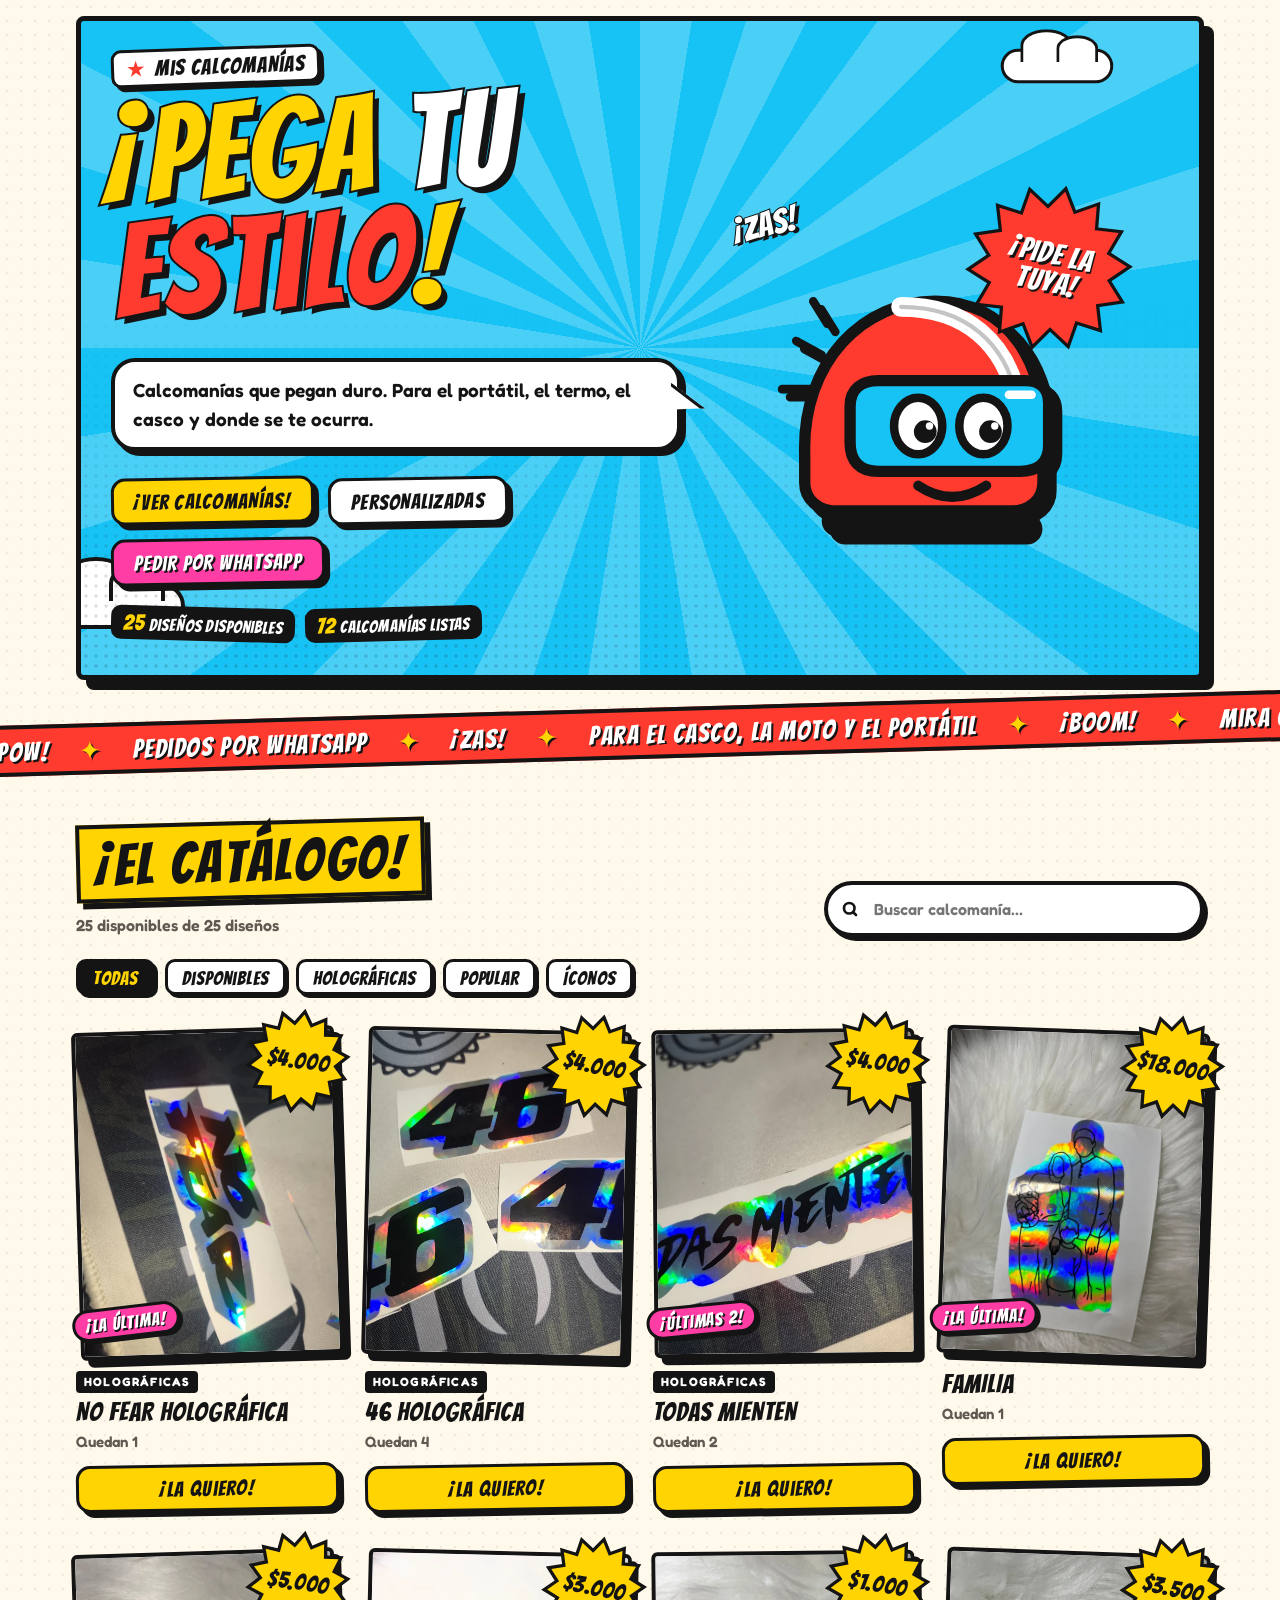
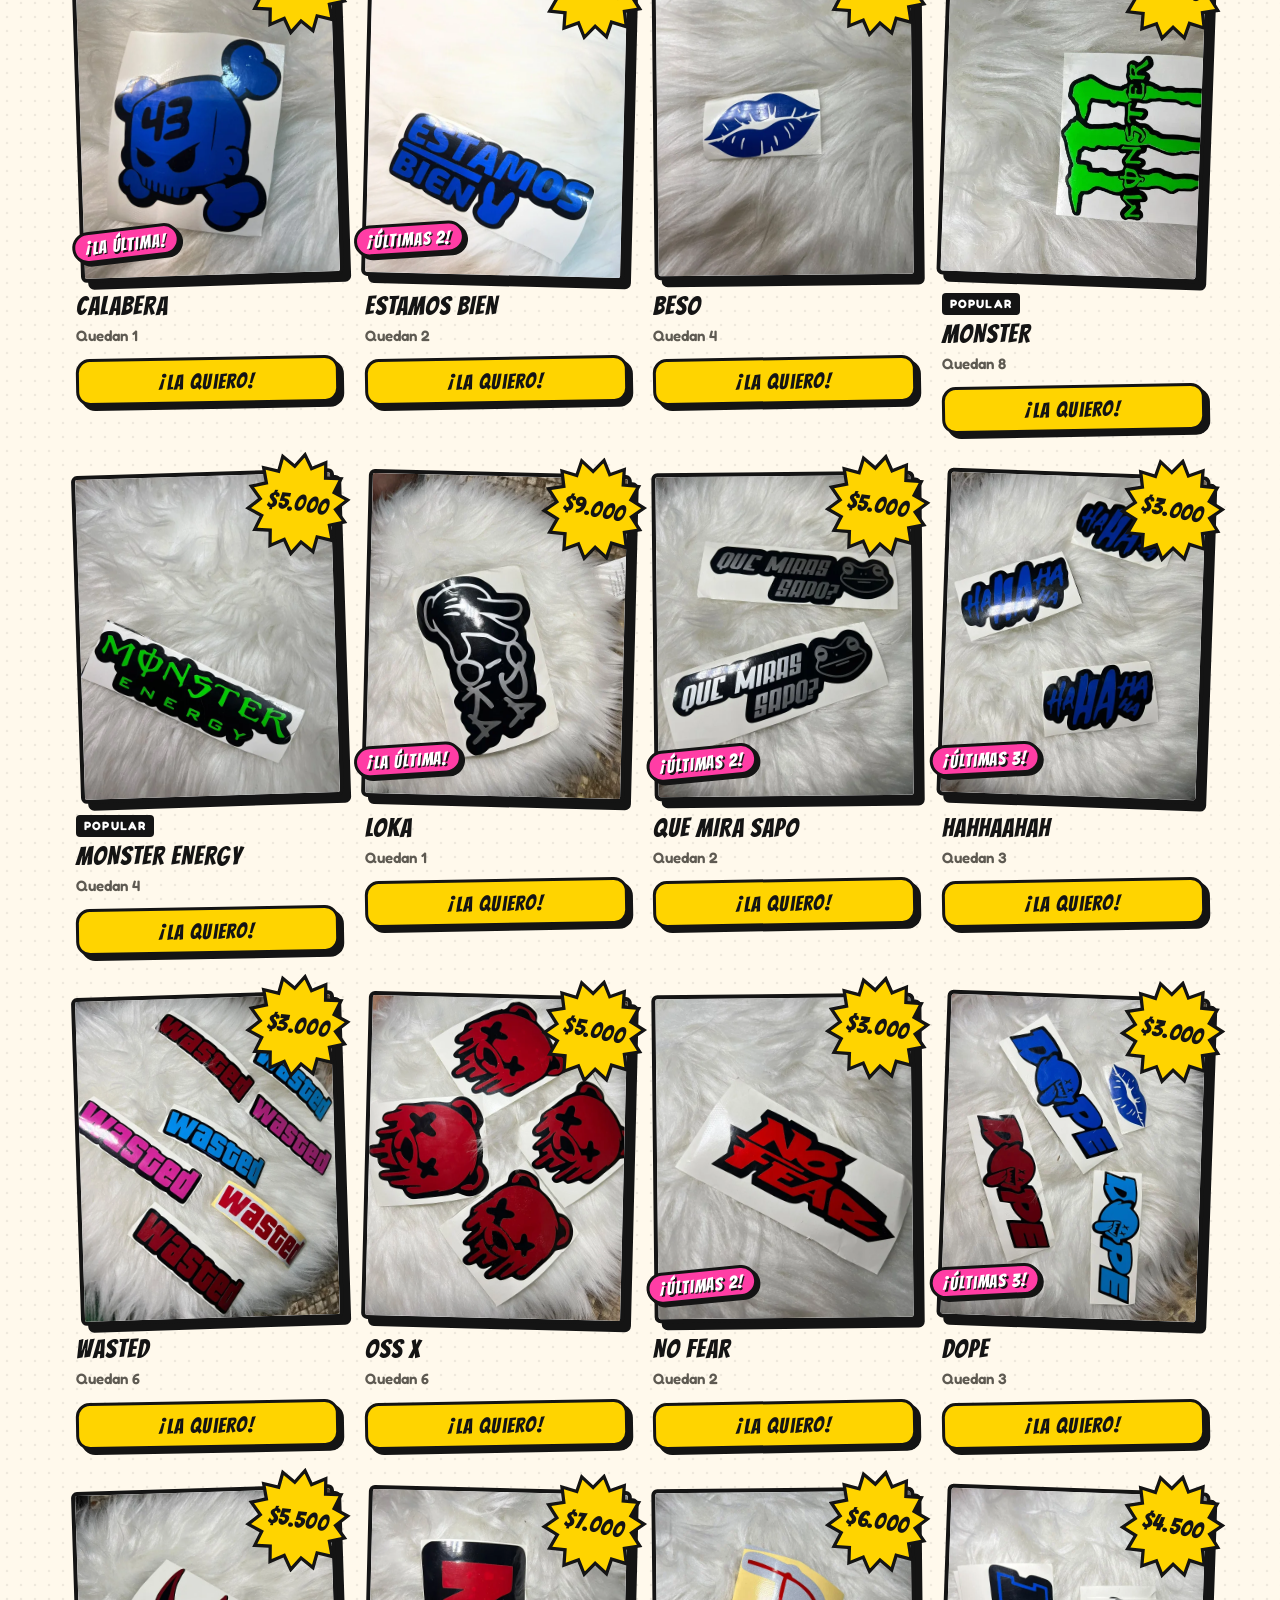
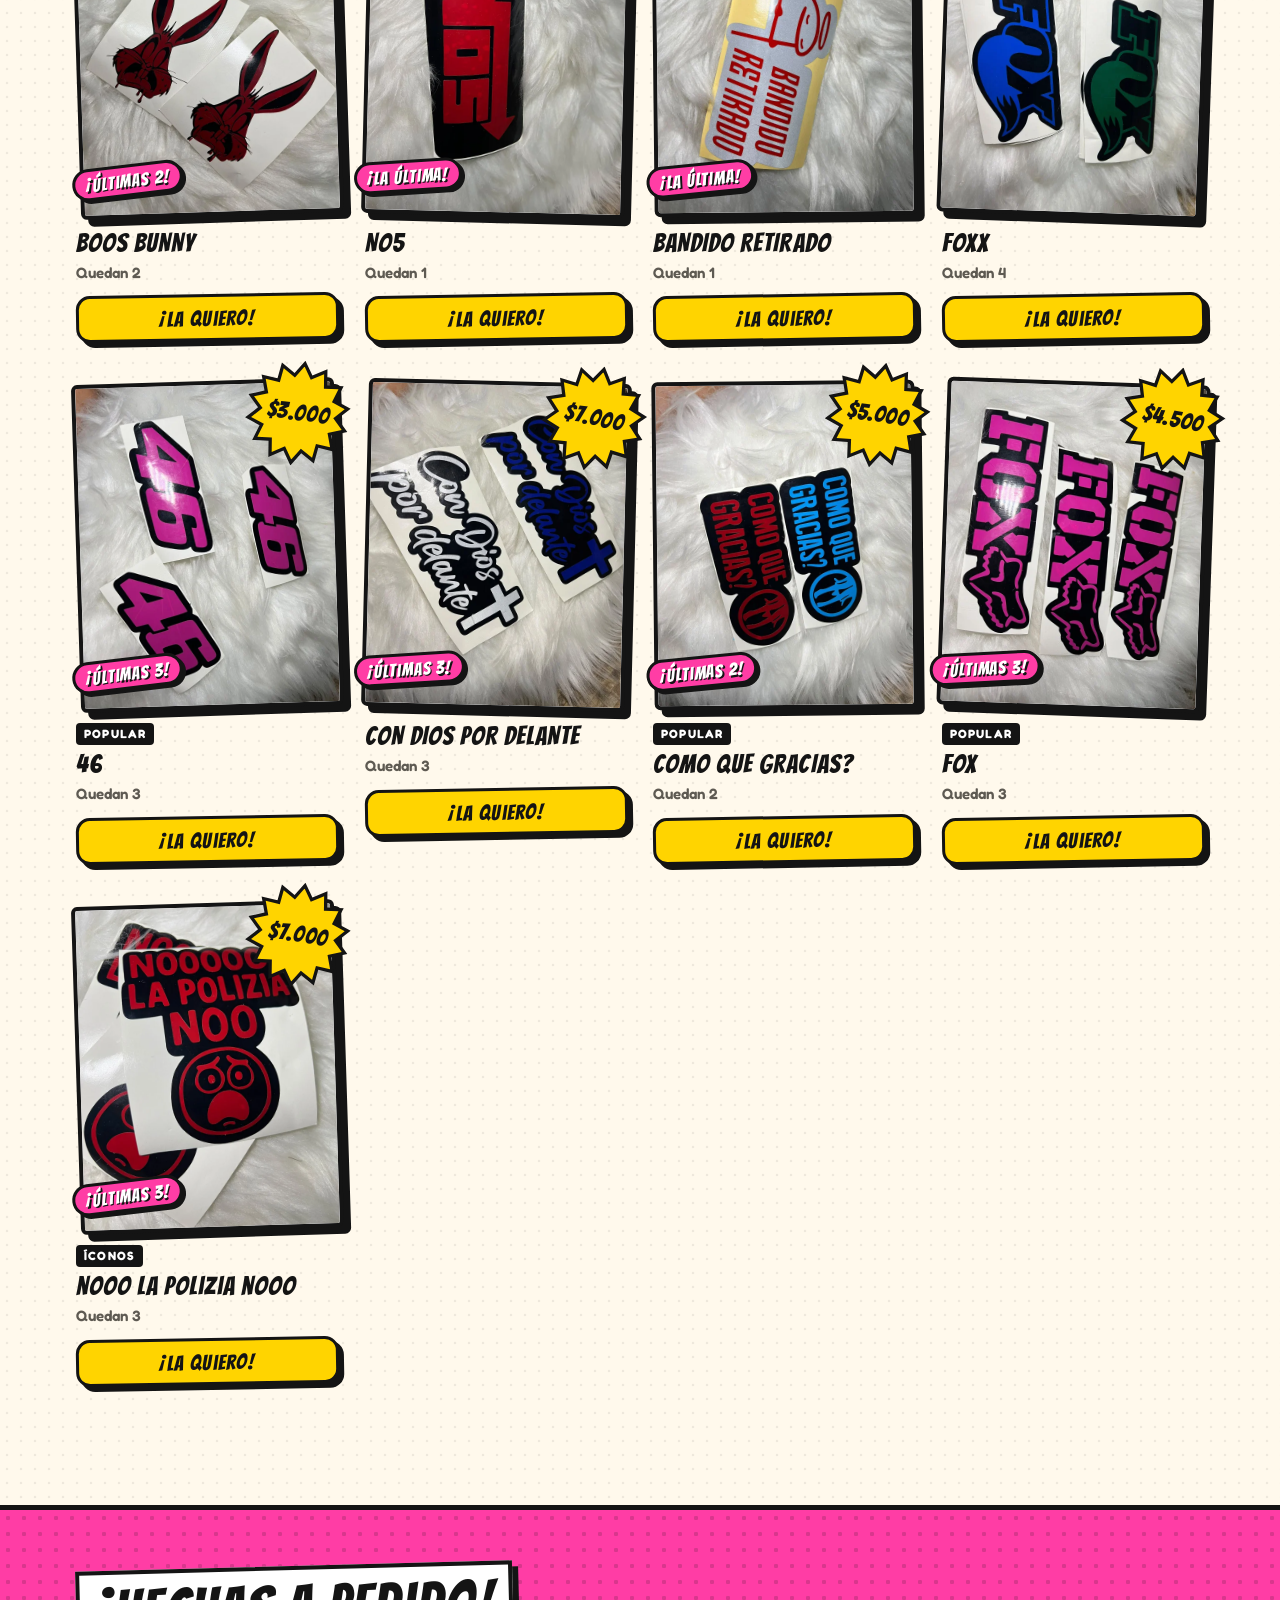
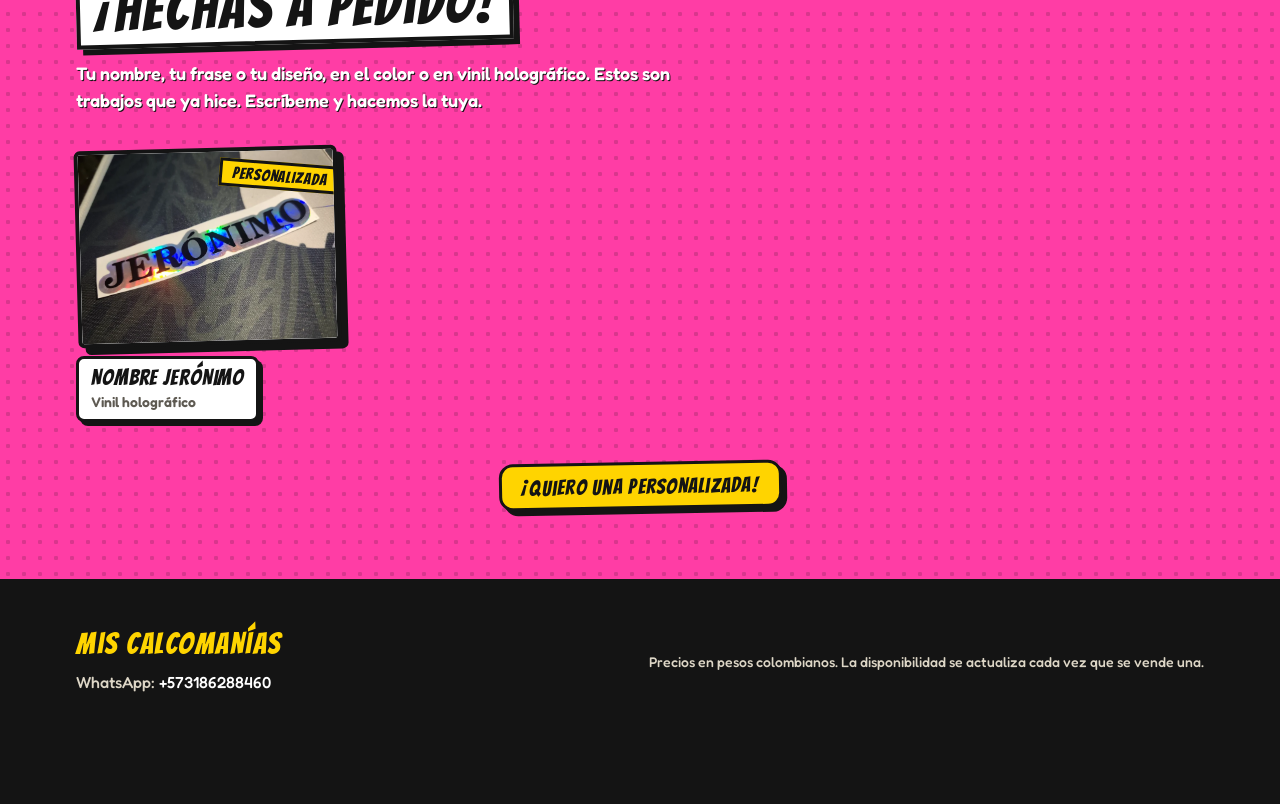
<file: index.html>
<!doctype html>
<html lang="es">
<head>
<meta charset="utf-8">
<meta name="viewport" content="width=device-width,initial-scale=1,viewport-fit=cover">
<title>Mis Calcomanías</title>
<meta name="description" content="Catálogo de calcomanías. Mira cuáles hay disponibles y pide por WhatsApp.">
<link rel="preconnect" href="https://fonts.googleapis.com">
<link rel="preconnect" href="https://fonts.gstatic.com" crossorigin>
<link rel="stylesheet" href="https://fonts.googleapis.com/css2?family=Bangers&family=Fredoka:wght@400;500;600;700&display=swap">
<link rel="stylesheet" href="estilos.css">
<style>
html,body{overflow-x:hidden}
@supports (overflow:clip){html,body{overflow-x:clip}}
:root{--burst:polygon(50.0% 0.0%,58.5% 13.0%,71.7% 5.0%,73.7% 20.3%,89.1% 18.8%,84.2% 33.5%,98.7% 38.9%,88.0% 50.0%,98.7% 61.1%,84.2% 66.5%,89.1% 81.2%,73.7% 79.7%,71.7% 95.0%,58.5% 87.0%,50.0% 100.0%,41.5% 87.0%,28.3% 95.0%,26.3% 79.7%,10.9% 81.2%,15.8% 66.5%,1.3% 61.1%,12.0% 50.0%,1.3% 38.9%,15.8% 33.5%,10.9% 18.8%,26.3% 20.3%,28.3% 5.0%,41.5% 13.0%)}

/* Explosión de cómic reutilizable */
.burst{display:grid;place-items:center;background:var(--ink);clip-path:var(--burst)}
.burst>span{display:grid;place-items:center;width:calc(100% - 12px);height:calc(100% - 12px);background:var(--yellow);clip-path:var(--burst);text-align:center;font:400 1em/0.95 var(--f-display);letter-spacing:.03em;color:var(--ink);padding:18%}

/* ---------- Portada: una viñeta grande con cielo y rayos ---------- */
.hero{padding-block:calc(16px + env(safe-area-inset-top,0px)) 8px}
.panel{position:relative;overflow:hidden;border:5px solid var(--ink);border-radius:8px;box-shadow:10px 10px 0 var(--ink);background:var(--cyan);min-height:520px;display:grid;grid-template-columns:1.1fr .9fr;align-items:center;gap:10px;padding:26px 30px 34px}
.panel::before{content:"";position:absolute;inset:-50%;background:repeating-conic-gradient(from 0deg at 50% 50%,rgba(255,255,255,.22) 0deg 9deg,transparent 9deg 18deg);animation:spin 80s linear infinite;pointer-events:none}
.panel::after{content:"";position:absolute;inset:0;background-image:radial-gradient(rgba(20,20,20,.16) 1.5px,transparent 1.8px);background-size:10px 10px;-webkit-mask-image:linear-gradient(180deg,transparent 40%,#000);mask-image:linear-gradient(180deg,transparent 40%,#000);pointer-events:none}
@keyframes spin{to{transform:rotate(360deg)}}
.panel>*{position:relative;z-index:1}
.cloud{position:absolute;z-index:0;width:150px;height:46px;background:#fff;border:4px solid var(--ink);border-radius:40px;animation:drift 18s ease-in-out infinite alternate}
.cloud::before,.cloud::after{content:"";position:absolute;background:#fff;border:4px solid var(--ink);border-bottom:0;border-radius:50% 50% 0 0}
.cloud::before{width:62px;height:40px;left:22px;top:-30px}
.cloud::after{width:48px;height:32px;left:70px;top:-22px}
.cloud.c1{left:-46px;bottom:46px}.cloud.c2{right:6%;top:22px;transform:scale(.75);animation-duration:24s}
@keyframes drift{to{translate:40px 0}}
.topline{grid-column:1/-1;display:flex;justify-content:space-between;align-items:center;gap:12px}
.logo{display:inline-flex;align-items:center;gap:8px;background:#fff;border:3.5px solid var(--ink);border-radius:10px;padding:6px 12px 4px;font:400 22px/1 var(--f-display);letter-spacing:.05em;color:var(--ink);text-decoration:none;box-shadow:4px 4px 0 var(--ink);transform:rotate(-2deg)}
.logo b{color:var(--red)}
.hero h1{margin:6px 0 0;font:400 clamp(58px,10.5vw,132px)/.86 var(--f-display);letter-spacing:.02em;color:var(--yellow);-webkit-text-stroke:4px var(--ink);paint-order:stroke fill;text-shadow:6px 6px 0 var(--ink);transform:rotate(-3deg);transform-origin:left;overflow-wrap:anywhere}
.hero h1 .w{color:#fff}
.hero h1 .r{color:var(--red)}
.say{position:relative;display:inline-block;max-width:30em;margin:30px 0 26px;background:#fff;border:4px solid var(--ink);border-radius:24px;padding:14px 18px;font-weight:600;font-size:clamp(16px,2vw,19px);box-shadow:5px 5px 0 var(--ink)}
.say::after{content:"";position:absolute;right:-26px;top:38%;width:30px;height:26px;background:#fff;border:4px solid var(--ink);border-left:0;border-bottom:0;transform:skewY(32deg) rotate(8deg);clip-path:polygon(0 0,100% 0,0 100%)}
.ctas{display:flex;gap:14px;flex-wrap:wrap}
.stats{display:flex;gap:10px;flex-wrap:wrap;margin-top:22px}
.stat{background:var(--ink);color:#fff;border-radius:10px;padding:6px 12px 4px;font:400 17px/1.1 var(--f-display);letter-spacing:.05em;transform:rotate(1.5deg)}
.stat:nth-child(2){transform:rotate(-1.5deg)}
.stat b{color:var(--yellow);font-weight:400;font-size:22px;margin-right:4px}
.stage{position:relative;justify-self:center;width:100%;max-width:400px;aspect-ratio:1}
.mascot{position:absolute;left:8%;bottom:0;width:78%;animation:bob 2.6s ease-in-out infinite;filter:drop-shadow(8px 8px 0 var(--ink))}
@keyframes bob{50%{transform:translateY(-12px) rotate(-3deg)}}
.stage .burst{position:absolute;right:0;top:4%;width:42%;aspect-ratio:1;font-size:clamp(20px,2.6vw,30px);transform:rotate(12deg);animation:pulse 1.8s ease-in-out infinite}
.stage .burst>span{background:var(--red);color:#fff;text-shadow:2px 2px 0 var(--ink)}
@keyframes pulse{50%{scale:1.08}}
.pow{position:absolute;left:0;top:10%;font:400 34px/1 var(--f-display);color:#fff;-webkit-text-stroke:2px var(--ink);paint-order:stroke fill;transform:rotate(-14deg);text-shadow:3px 3px 0 var(--ink)}

/* ---------- Cinta de onomatopeyas ---------- */
.tape{background:var(--red);border-block:4px solid var(--ink);overflow:hidden;transform:rotate(-1.6deg);margin:28px -12px 0}
.tape .track{display:flex;gap:30px;width:max-content;padding:10px 0 7px;font:400 26px/1 var(--f-display);letter-spacing:.06em;color:#fff;text-shadow:2px 2px 0 var(--ink);white-space:nowrap;animation:roll 30s linear infinite}
.tape span::after{content:"✦";margin-left:30px;color:var(--yellow)}
@keyframes roll{to{transform:translateX(-50%)}}

/* ---------- Catálogo ---------- */
.catalog{padding-block:54px 120px}
.cat-head{display:flex;justify-content:space-between;align-items:flex-end;gap:18px;flex-wrap:wrap;margin-bottom:22px}
.caption{display:inline-block;background:var(--yellow);border:4px solid var(--ink);padding:8px 16px 4px;box-shadow:6px 6px 0 var(--ink);transform:rotate(-1.5deg)}
.caption h2{margin:0;font:400 clamp(36px,6vw,58px)/1 var(--f-display);letter-spacing:.04em}
.cat-head p{margin:14px 0 0;font-weight:600;color:var(--muted)}
.search{position:relative;flex:1 1 260px;max-width:380px}
.search input{width:100%;border:4px solid var(--ink);border-radius:30px;padding:12px 18px 12px 46px;background:#fff;font-weight:600;box-shadow:4px 4px 0 var(--ink)}
.search svg{position:absolute;left:17px;top:50%;transform:translateY(-50%)}
.chips{display:flex;gap:10px;flex-wrap:wrap;margin-bottom:34px}
.chip{border:3px solid var(--ink);background:#fff;border-radius:10px;padding:7px 14px 4px;font:400 19px/1 var(--f-display);letter-spacing:.05em;box-shadow:3px 3px 0 var(--ink)}
.chip[aria-pressed="true"]{background:var(--ink);color:var(--yellow)}
.grid{display:grid;grid-template-columns:repeat(auto-fill,minmax(220px,1fr));gap:40px 26px}
.card{display:flex;flex-direction:column;gap:14px;min-width:0}
.card .die{aspect-ratio:4/5;padding:0;overflow:visible;transition:transform .22s cubic-bezier(.3,1.7,.5,1),box-shadow .2s}
.card .die img{object-fit:cover;border-radius:2px}
.card:nth-child(4n+1) .die{transform:rotate(-1.8deg)}.card:nth-child(4n+2) .die{transform:rotate(1.4deg)}
.card:nth-child(4n+3) .die{transform:rotate(-.6deg)}.card:nth-child(4n) .die{transform:rotate(2deg)}
.card:hover .die{transform:rotate(0) scale(1.04);box-shadow:11px 11px 0 var(--ink)}
.card .price{position:absolute;right:-20px;top:-22px;width:106px;aspect-ratio:1;font-size:23px;transform:rotate(10deg);z-index:2}
.card .price>span{padding:10%}
.is-out .die img{filter:grayscale(1) contrast(.9);opacity:.55}
.stamp{position:absolute;left:50%;top:50%;transform:translate(-50%,-50%) rotate(-14deg);background:var(--red);color:#fff;border:4px solid var(--ink);font:400 34px/1 var(--f-display);letter-spacing:.06em;padding:8px 14px 4px;white-space:nowrap;text-shadow:2px 2px 0 var(--ink);box-shadow:5px 5px 0 var(--ink);z-index:2}
.bubble{position:absolute;left:-12px;bottom:18px;z-index:2;background:#fff;border:3.5px solid var(--ink);border-radius:16px;padding:5px 11px 3px;font:400 18px/1 var(--f-display);letter-spacing:.05em;transform:rotate(-5deg);box-shadow:3px 3px 0 var(--ink)}
.bubble.hot{background:var(--pink);color:#fff;text-shadow:1.5px 1.5px 0 var(--ink)}
.flag{position:absolute;left:-10px;top:12px;z-index:2;background:var(--green);border:3px solid var(--ink);padding:3px 9px 1px;font:400 15px/1 var(--f-display);letter-spacing:.06em;transform:rotate(-6deg)}
.meta{display:flex;flex-direction:column;gap:6px;min-width:0}
.meta h3{margin:0;font:400 26px/1 var(--f-display);letter-spacing:.04em;overflow-wrap:anywhere}
.cat{align-self:flex-start;font-size:12px;font-weight:700;letter-spacing:.1em;text-transform:uppercase;background:var(--ink);color:#fff;padding:2px 8px;border-radius:4px}
.left{font-weight:600;color:var(--muted);font-size:15px}
.left.out{color:var(--red);font-weight:700}
.add{width:100%;margin-top:4px}
.empty{background:#fff;border:4px dashed var(--ink);border-radius:8px;padding:40px 20px;text-align:center;font:400 28px/1.1 var(--f-display);letter-spacing:.04em}
.empty p{margin:8px 0 0;color:var(--muted);font:600 16px/1.4 var(--f-body);letter-spacing:0}
.loading{display:grid;grid-template-columns:repeat(auto-fill,minmax(220px,1fr));gap:26px}
.loading div{aspect-ratio:4/5;border:4px solid var(--ink);border-radius:6px;background:linear-gradient(90deg,#F3EBD8,#FFFDF6,#F3EBD8);background-size:200% 100%;animation:sh 1.2s infinite}
@keyframes sh{to{background-position:-200% 0}}

/* ---------- Pie ---------- */
footer{background:var(--ink);color:#DDD6C6;padding-block:40px calc(110px + env(safe-area-inset-bottom,0px));border-top:5px solid var(--ink)}
footer .wrap{display:flex;justify-content:space-between;gap:20px;flex-wrap:wrap;align-items:center}
footer strong{color:var(--yellow);font:400 30px/1 var(--f-display);letter-spacing:.05em}
footer a{color:var(--yellow)}
.sel{user-select:all;color:#fff}

/* ---------- Pedido ---------- */
.bagbtn{position:fixed;right:max(16px,env(safe-area-inset-right,0px));bottom:calc(18px + env(safe-area-inset-bottom,0px));z-index:20;padding:14px 22px 11px;font-size:24px}
.bagbtn .count{background:var(--ink);color:var(--yellow);border-radius:999px;min-width:30px;height:30px;display:inline-grid;place-items:center;font:700 15px/1 var(--f-body);padding:0 7px;text-shadow:none}
.bagbtn.bump{animation:bump .4s}
@keyframes bump{40%{scale:1.2;rotate:-6deg}}
.scrim{position:fixed;inset:0;z-index:30;background:rgba(20,20,20,.55);display:flex;justify-content:flex-end}
.drawer{background:var(--paper);width:min(450px,100%);height:100%;display:flex;flex-direction:column;border-left:5px solid var(--ink);padding:calc(20px + env(safe-area-inset-top,0px)) max(18px,env(safe-area-inset-right,0px)) calc(20px + env(safe-area-inset-bottom,0px)) 18px}
.dhead{display:flex;justify-content:space-between;align-items:center;margin-bottom:18px}
.dhead h2{margin:0;font:400 38px/1 var(--f-display);letter-spacing:.04em}
.x{border:3.5px solid var(--ink);background:#fff;border-radius:10px;width:44px;height:44px;font:700 18px/1 var(--f-body);box-shadow:3px 3px 0 var(--ink)}
.lines{flex:1;overflow:auto;display:flex;flex-direction:column;gap:16px;padding:4px 8px 12px 4px}
.line{display:grid;grid-template-columns:64px 1fr auto;gap:12px;align-items:center;background:#fff;border:3px solid var(--ink);border-radius:8px;padding:8px;box-shadow:4px 4px 0 var(--ink)}
.line img{width:64px;height:64px;object-fit:cover;border:2.5px solid var(--ink);border-radius:4px;display:block}
.line h4{margin:0;font:400 20px/1 var(--f-display);letter-spacing:.04em;overflow-wrap:anywhere}
.line small{color:var(--muted);font-weight:600}
.qty{display:flex;align-items:center;border:3px solid var(--ink);border-radius:10px;overflow:hidden;background:#fff}
.qty button{border:0;background:#fff;width:34px;height:34px;font:700 20px/1 var(--f-body)}
.qty button:last-child{background:var(--yellow)}
.qty span{min-width:24px;text-align:center;font-weight:700}
.total{border-top:4px solid var(--ink);padding-top:14px;display:flex;flex-direction:column;gap:12px}
.total .row{display:flex;justify-content:space-between;align-items:baseline;font:400 26px/1 var(--f-display);letter-spacing:.04em}
.total .row b{font-weight:400;font-size:36px}
.note{font-size:14px;color:var(--muted);margin:0;font-weight:600}


/* ---------- Galería de personalizadas ---------- */
.gallery{background:var(--pink);border-block:5px solid var(--ink);padding-block:56px 70px;position:relative;overflow:hidden}
.gallery::before{content:"";position:absolute;inset:0;background-image:radial-gradient(rgba(20,20,20,.16) 2px,transparent 2.4px);background-size:16px 16px;pointer-events:none}
.gallery .wrap{position:relative}
.gal-head{display:flex;justify-content:space-between;align-items:flex-end;gap:18px;flex-wrap:wrap;margin-bottom:34px}
.gal-head .caption{background:#fff}
.gal-head p{margin:16px 0 0;max-width:34em;font-weight:600;color:#fff;font-size:18px;text-shadow:1px 1px 0 var(--ink)}
.ggrid{display:grid;grid-template-columns:repeat(auto-fill,minmax(240px,1fr));gap:34px 26px}
.gcard{margin:0;display:flex;flex-direction:column;gap:12px;min-width:0}
.gcard .die{aspect-ratio:4/3;padding:0;overflow:hidden}
.gcard .die img{object-fit:cover}
.gcard:nth-child(3n+1) .die{transform:rotate(-1.5deg)}.gcard:nth-child(3n+2) .die{transform:rotate(1.2deg)}.gcard:nth-child(3n) .die{transform:rotate(-.5deg)}
.gcard figcaption{background:#fff;border:3.5px solid var(--ink);border-radius:8px;padding:8px 12px 6px;box-shadow:4px 4px 0 var(--ink);align-self:flex-start;max-width:100%}
.gcard figcaption b{display:block;font:400 22px/1 var(--f-display);letter-spacing:.04em;overflow-wrap:anywhere}
.gcard figcaption span{font-size:14px;color:var(--muted);font-weight:600}
.gtag{position:absolute;right:-8px;top:12px;background:var(--yellow);border:3px solid var(--ink);padding:4px 10px 2px;font:400 16px/1 var(--f-display);letter-spacing:.06em;transform:rotate(6deg);z-index:2}
.gal-cta{margin-top:40px;display:flex;justify-content:center}

@media (max-width:780px){
  .ggrid{grid-template-columns:repeat(2,minmax(0,1fr));gap:26px 16px}
  .gcard figcaption b{font-size:18px}
  .gal-head p{font-size:16px}
  .panel{grid-template-columns:1fr;min-height:0;padding:18px 18px 26px;box-shadow:7px 7px 0 var(--ink)}
  .stage{max-width:260px;order:-1;margin:4px auto -4px}
  .topline{order:-2}
  .say{margin:22px 0 22px}
  .say::after{display:none}
  .hero h1{-webkit-text-stroke:3px var(--ink);text-shadow:4px 4px 0 var(--ink)}
  .grid,.loading{grid-template-columns:repeat(2,minmax(0,1fr));gap:34px 18px}
  .meta h3{font-size:21px}
  .card .price{width:86px;font-size:19px;right:-12px;top:-16px}
  .cloud.c1{display:none}
  .stamp{font-size:22px;padding:6px 9px 3px}
  .bubble{font-size:15px}
  .btn{font-size:18px;padding:10px 12px 8px}
  .catalog{padding-top:44px}
  .cloud.c2{display:none}
}
</style>
</head>
<body>
<header class="hero">
  <div class="wrap">
    <div class="panel">
      <span class="cloud c1" aria-hidden="true"></span><span class="cloud c2" aria-hidden="true"></span>
      <div class="topline"><a class="logo" href="#"><b>★</b><span id="shopname">Mis Calcomanías</span></a></div>
      <div>
        <h1>¡Pega <span class="w">tu</span> <span class="r">estilo</span>!</h1>
        <p class="say" id="tagline">Calcomanías que pegan duro. Para el portátil, el termo, el casco y donde se te ocurra.</p>
        <div class="ctas">
          <a class="btn" href="#catalogo">¡Ver calcomanías!</a>
          <a class="btn white" id="heroGal" href="#personalizadas" hidden>Personalizadas</a>
          <a class="btn pink" id="heroWa" href="#" target="_blank" rel="noopener" hidden>Pedir por WhatsApp</a>
        </div>
        <div class="stats" id="stats"></div>
      </div>
      <div class="stage" aria-hidden="true">
        <span class="pow">¡ZAS!</span>
        <svg class="mascot" viewBox="0 0 220 210" xmlns="http://www.w3.org/2000/svg">
          <path d="M28 130 C26 64 70 22 120 22 C172 22 200 66 196 128 L196 150 C196 162 186 170 174 170 L50 170 C38 170 28 162 28 150Z" fill="#FF3B30" stroke="#141414" stroke-width="8" stroke-linejoin="round"/>
          <path d="M96 26 C142 26 170 52 178 92" stroke="#fff" stroke-width="14" fill="none" stroke-linecap="round"/>
          <path d="M96 26 C142 26 170 52 178 92" stroke="#141414" stroke-width="3" fill="none" stroke-linecap="round" opacity=".25"/>
          <path d="M60 96 C60 84 68 78 80 78 L184 78 C194 78 200 84 200 94 L200 124 C200 136 192 142 180 142 L80 142 C66 142 60 134 60 122Z" fill="#17C3F5" stroke="#141414" stroke-width="8" stroke-linejoin="round"/>
          <ellipse cx="108" cy="110" rx="17" ry="20" fill="#fff" stroke="#141414" stroke-width="6"/>
          <ellipse cx="154" cy="110" rx="17" ry="20" fill="#fff" stroke="#141414" stroke-width="6"/>
          <circle cx="113" cy="114" r="8" fill="#141414"/><circle cx="159" cy="114" r="8" fill="#141414"/>
          <circle cx="116" cy="110" r="2.6" fill="#fff"/><circle cx="162" cy="110" r="2.6" fill="#fff"/>
          <path d="M172 88 h16" stroke="#fff" stroke-width="6" stroke-linecap="round"/>
          <path d="M108 152 Q132 168 156 152" stroke="#141414" stroke-width="7" fill="none" stroke-linecap="round"/>
          <rect x="40" y="166" width="150" height="22" rx="11" fill="#141414"/>
          <path d="M40 60 l-18 -10 M34 84 l-22 0 M44 38 l-10 -16" stroke="#141414" stroke-width="6" stroke-linecap="round"/>
        </svg>
        <div class="burst"><span>¡Pide la tuya!</span></div>
      </div>
    </div>
  </div>
  <div class="tape" aria-hidden="true"><div class="track" id="track"></div></div>
</header>

<main class="catalog" id="catalogo">
  <div class="wrap">
    <div class="cat-head">
      <div><div class="caption"><h2>¡El catálogo!</h2></div><p id="summary">Cargando calcomanías…</p></div>
      <label class="search"><svg width="18" height="18" viewBox="0 0 24 24" fill="none" stroke="currentColor" stroke-width="3.5" stroke-linecap="round"><circle cx="11" cy="11" r="7"/><path d="M20 20l-4-4"/></svg><input id="q" type="search" placeholder="Buscar calcomanía…" aria-label="Buscar calcomanía"></label>
    </div>
    <div class="chips" id="chips" role="group" aria-label="Filtrar"></div>
    <div id="grid"><div class="loading"><div></div><div></div><div></div><div></div></div></div>
  </div>
</main>

<section class="gallery" id="personalizadas" hidden>
  <div class="wrap">
    <div class="gal-head">
      <div><div class="caption"><h2>¡Hechas a pedido!</h2></div>
      <p>Tu nombre, tu frase o tu diseño, en el color o en vinil holográfico. Estos son trabajos que ya hice. Escríbeme y hacemos la tuya.</p></div>
    </div>
    <div class="ggrid" id="ggrid"></div>
    <div class="gal-cta"><a class="btn" id="galWa" href="#" target="_blank" rel="noopener">¡Quiero una personalizada!</a></div>
  </div>
</section>

<footer>
  <div class="wrap">
    <div><strong id="fname">Mis Calcomanías</strong><div id="fcontact" style="margin-top:10px"></div></div>
    <div style="font-size:14px">Precios en pesos colombianos. La disponibilidad se actualiza cada vez que se vende una.</div>
  </div>
</footer>

<button class="btn pink bagbtn" id="bagbtn" hidden>Mi pedido <span class="count" id="count">0</span></button>
<div id="drawer"></div>

<script>
(function(){
  var $=function(s){return document.querySelector(s)};
  var data={tienda:{},items:[]}, filter='Todas', query='', bag={};
  try{bag=JSON.parse(localStorage.getItem('bolsa')||'{}')||{}}catch(e){bag={}}
  var fmt; try{fmt=new Intl.NumberFormat('es-CO',{style:'currency',currency:'COP',maximumFractionDigits:0})}catch(e){fmt={format:function(n){return '$'+n}}}
  function money(n){return fmt.format(Number(n)||0).replace(/\s/g,'')}
  function esc(s){return String(s==null?'':s).replace(/[&<>"']/g,function(c){return {'&':'&amp;','<':'&lt;','>':'&gt;','"':'&quot;',"'":'&#39;'}[c]})}
  // Acepta 3001234567 o 573001234567
  function wa(){var n=String(data.tienda.whatsapp||'').replace(/\D/g,''); if(n.length===10&&n[0]==='3')n='57'+n; return n}
  function saveBag(){try{localStorage.setItem('bolsa',JSON.stringify(bag))}catch(e){}}
  function find(id){return data.items.find(function(i){return i.id===id})}

  fetch('data/stock.json?v='+Date.now(),{cache:'no-store'}).then(function(r){if(!r.ok)throw 0;return r.json()}).then(function(d){
    data=d; data.tienda=data.tienda||{}; data.items=data.items||[];
    Object.keys(bag).forEach(function(id){var it=find(id); if(!it||it.cantidad<=0)delete bag[id]; else if(bag[id]>it.cantidad)bag[id]=it.cantidad;});
    saveBag(); paintStatic(); render(); paintGallery(); paintBag();
  }).catch(function(){
    $('#grid').innerHTML='<div class="empty">¡Ups! No cargó el catálogo<p>Revisa tu conexión y recarga la página.</p></div>';
    $('#summary').textContent='';
  });

  function paintStatic(){
    var t=data.tienda, name=t.nombre||'Mis Calcomanías';
    document.title=name; $('#shopname').textContent=name; $('#fname').textContent=name;
    if(t.eslogan)$('#tagline').textContent=t.eslogan;
    var n=wa(), c='';
    if(n){var h=$('#heroWa'); h.hidden=false; h.href='https://wa.me/'+n+'?text='+encodeURIComponent('¡Hola! Vi tu catálogo de calcomanías y quiero hacer un pedido.'); c+='WhatsApp: <span class="sel">+'+esc(n)+'</span>';}
    if(t.instagram){var ig=String(t.instagram).replace(/^@/,''); c+=(c?' · ':'')+'Instagram: <a href="https://instagram.com/'+encodeURIComponent(ig)+'" target="_blank" rel="noopener">@'+esc(ig)+'</a>';}
    $('#fcontact').innerHTML=c;
    var avail=data.items.filter(function(i){return i.cantidad>0});
    $('#stats').innerHTML='<span class="stat"><b class="num">'+avail.length+'</b>diseños disponibles</span><span class="stat"><b class="num">'+avail.reduce(function(s,i){return s+i.cantidad},0)+'</b>calcomanías listas</span>';
    var words=['¡Pow!','Pedidos por WhatsApp','¡Zas!','Para el casco, la moto y el portátil','¡Boom!','Mira cuáles quedan','¡Crash!','Arma tu pedido'];
    var s=words.map(function(w){return '<span>'+w+'</span>'}).join('');
    $('#track').innerHTML=s+s+s+s;
  }

  function paintGallery(){
    var g=data.galeria||[]; if(!g.length)return;
    $('#personalizadas').hidden=false; $('#heroGal').hidden=false;
    $('#ggrid').innerHTML=g.map(function(x){return '<figure class="gcard"><div class="die"><span class="gtag">Personalizada</span><img loading="lazy" src="'+esc(x.img)+'" alt="Calcomanía personalizada '+esc(x.titulo)+'"></div><figcaption><b>'+esc(x.titulo)+'</b>'+(x.nota?'<span>'+esc(x.nota)+'</span>':'')+'</figcaption></figure>'}).join('');
    var n=wa(), a=$('#galWa');
    if(n)a.href='https://wa.me/'+n+'?text='+encodeURIComponent('¡Hola! Vi tu galería y quiero una calcomanía personalizada.'); else a.hidden=true;
  }

  function render(){
    var cats=['Todas','Disponibles'];
    data.items.forEach(function(i){if(i.categoria&&cats.indexOf(i.categoria)<0)cats.push(i.categoria)});
    $('#chips').innerHTML=cats.map(function(c){return '<button class="chip" data-chip="'+esc(c)+'" aria-pressed="'+(filter===c)+'">'+esc(c)+'</button>'}).join('');
    var q=query.trim().toLowerCase();
    var list=data.items.filter(function(i){
      if(filter==='Disponibles'&&i.cantidad<=0)return false;
      if(filter!=='Todas'&&filter!=='Disponibles'&&i.categoria!==filter)return false;
      if(q&&(i.nombre+' '+(i.categoria||'')).toLowerCase().indexOf(q)<0)return false;
      return true;
    });
    list.sort(function(a,b){return (b.cantidad>0)-(a.cantidad>0)});
    var av=data.items.filter(function(i){return i.cantidad>0}).length;
    $('#summary').textContent=data.items.length?(av+' disponibles de '+data.items.length+' diseños'):'';
    if(!data.items.length){$('#grid').innerHTML='<div class="empty">¡Muy pronto habrá calcomanías!<p>Vuelve en unos días.</p></div>';return;}
    if(!list.length){$('#grid').innerHTML='<div class="empty">¡Nada por aquí!<p>Prueba con otra palabra o toca “Todas”.</p></div>';return;}
    $('#grid').innerHTML='<div class="grid">'+list.map(function(i){
      var out=i.cantidad<=0, inBag=bag[i.id]||0, left=i.cantidad-inBag;
      var bubble=out?'':(i.cantidad===1?'<span class="bubble hot">¡La última!</span>':(i.cantidad<=3?'<span class="bubble hot num">¡Últimas '+i.cantidad+'!</span>':''));
      var stock=out?'<span class="left out">Agotada por ahora</span>':'<span class="left num">Quedan '+i.cantidad+'</span>';
      var btn=out?'<button class="btn white add" disabled>Agotada</button>':
        (left>0?'<button class="btn add" data-add="'+esc(i.id)+'">'+(inBag?'¡Otra más! ('+inBag+')':'¡La quiero!')+'</button>':'<button class="btn white add" disabled>Ya tienes todas ('+inBag+')</button>');
      return '<article class="card'+(out?' is-out':'')+'"><div class="die">'+(i.ejemplo?'<span class="flag">Ejemplo</span>':'')+
        '<div class="burst price num"><span>'+money(i.precio)+'</span></div>'+
        '<img loading="lazy" src="'+esc(i.img)+'" alt="Calcomanía '+esc(i.nombre)+'">'+(out?'<span class="stamp">¡AGOTADA!</span>':'')+bubble+'</div>'+
        '<div class="meta">'+(i.categoria?'<span class="cat">'+esc(i.categoria)+'</span>':'')+'<h3>'+esc(i.nombre)+'</h3>'+stock+btn+'</div></article>';
    }).join('')+'</div>';
  }

  function bagCount(){return Object.keys(bag).reduce(function(s,k){return s+bag[k]},0)}
  function paintBag(bump){
    var n=bagCount(), b=$('#bagbtn'); b.hidden=n===0; $('#count').textContent=n;
    if(bump){b.classList.remove('bump');void b.offsetWidth;b.classList.add('bump')}
  }
  function openBag(){
    var keys=Object.keys(bag).filter(function(k){return find(k)}), total=0;
    var lines=keys.map(function(k){var i=find(k), q=bag[k]; total+=q*i.precio;
      return '<div class="line"><img src="'+esc(i.img)+'" alt=""><div><h4>'+esc(i.nombre)+'</h4><small class="num">'+money(i.precio)+' c/u</small></div><div class="qty"><button data-dec="'+esc(k)+'" aria-label="Quitar una">−</button><span class="num">'+q+'</span><button data-inc="'+esc(k)+'" aria-label="Agregar una"'+(q>=i.cantidad?' disabled':'')+'>+</button></div></div>'}).join('');
    var n=wa();
    $('#drawer').innerHTML='<div class="scrim" data-close="1"><aside class="drawer" role="dialog" aria-modal="true" aria-label="Mi pedido"><div class="dhead"><h2>¡Mi pedido!</h2><button class="x" data-close="1" aria-label="Cerrar">✕</button></div>'+
      '<div class="lines">'+(lines||'<p class="note">Tu pedido está vacío. Agrega calcomanías desde el catálogo.</p>')+'</div>'+
      '<div class="total"><div class="row"><span>Total</span><b class="num">'+money(total)+'</b></div>'+
      (n?'<a class="btn pink" target="_blank" rel="noopener" href="'+waLink(keys,total)+'">Enviar pedido por WhatsApp</a><p class="note">Se abre WhatsApp con tu pedido escrito. Solo tienes que enviarlo.</p>':'<p class="note">La tienda aún no tiene WhatsApp configurado. Escríbele al vendedor con esta lista.</p>')+
      '</div></aside></div>';
  }
  function waLink(keys,total){
    var msg='¡Hola! Quiero hacer este pedido de calcomanías:\n'+keys.map(function(k){var i=find(k);return '• '+bag[k]+' × '+i.nombre+' ('+money(i.precio)+' c/u)'}).join('\n')+'\nTotal: '+money(total);
    return 'https://wa.me/'+wa()+'?text='+encodeURIComponent(msg);
  }

  document.addEventListener('click',function(e){
    var t=e.target.closest('button,[data-close]'); if(!t)return;
    if(t.dataset.chip){filter=t.dataset.chip;render();return}
    if(t.dataset.add){var i=find(t.dataset.add); var q=bag[i.id]||0; if(q<i.cantidad){bag[i.id]=q+1;saveBag();render();paintBag(true)} return}
    if(t.id==='bagbtn'){openBag();return}
    if(t.dataset.inc||t.dataset.dec){var k=t.dataset.inc||t.dataset.dec, it=find(k); bag[k]=(bag[k]||0)+(t.dataset.inc?1:-1); if(bag[k]>it.cantidad)bag[k]=it.cantidad; if(bag[k]<=0)delete bag[k]; saveBag();openBag();render();paintBag();return}
    if(t.dataset.close&&(e.target===t||t.tagName==='BUTTON')){$('#drawer').innerHTML='';}
  });
  document.addEventListener('keydown',function(e){if(e.key==='Escape')$('#drawer').innerHTML=''});
  $('#q').addEventListener('input',function(e){query=e.target.value;render()});
})();
</script>
</body>
</html>
</file>
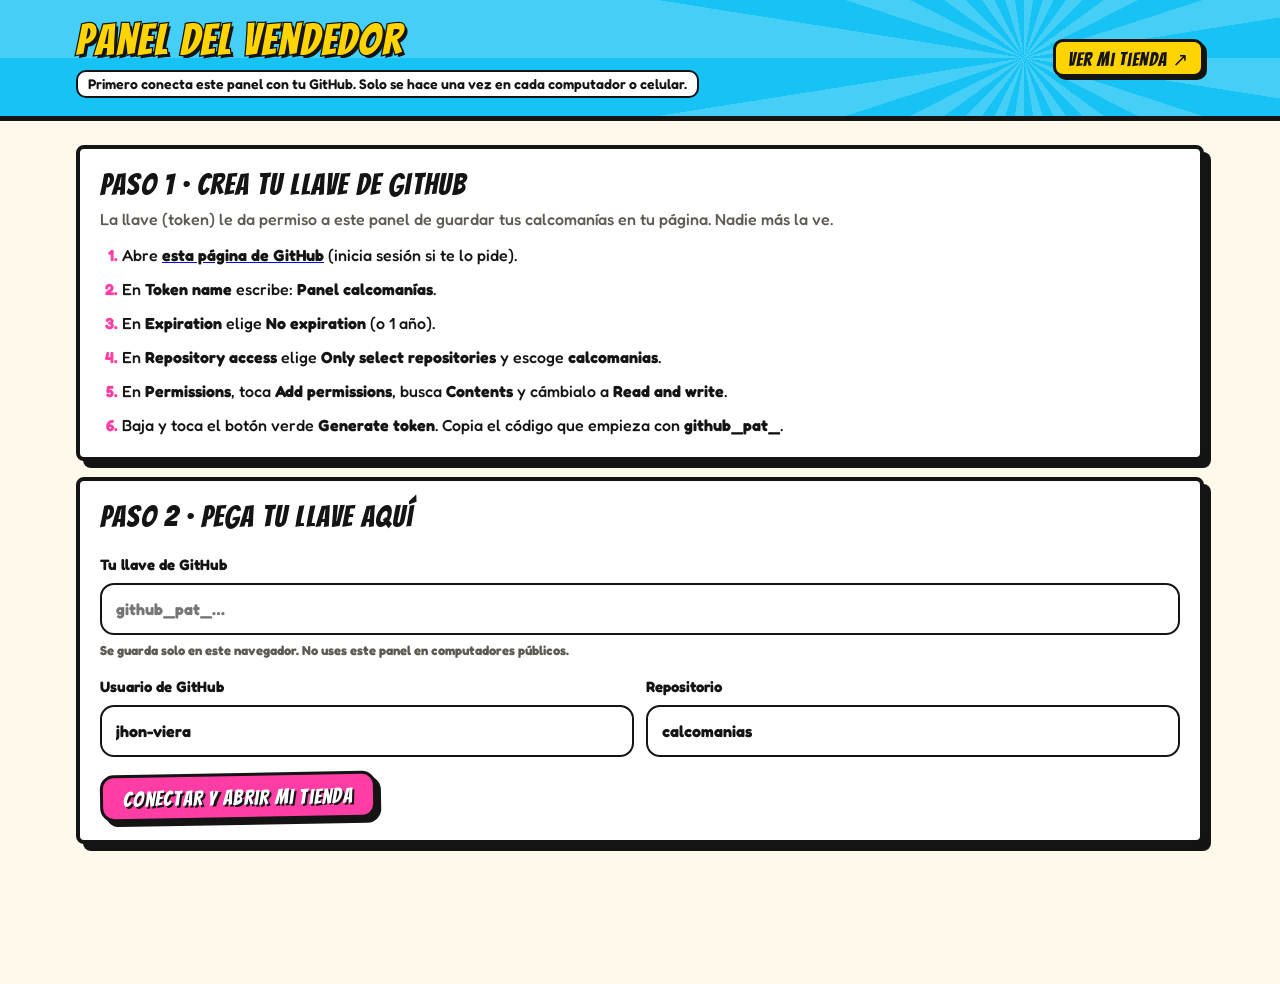
<file: admin.html>
<!doctype html>
<html lang="es">
<head>
<meta charset="utf-8">
<meta name="viewport" content="width=device-width,initial-scale=1,viewport-fit=cover">
<meta name="robots" content="noindex">
<title>Panel del vendedor · Mis Calcomanías</title>
<link rel="preconnect" href="https://fonts.googleapis.com">
<link rel="preconnect" href="https://fonts.gstatic.com" crossorigin>
<link rel="stylesheet" href="https://fonts.googleapis.com/css2?family=Bangers&family=Fredoka:wght@400;500;600;700&display=swap">
<link rel="stylesheet" href="estilos.css">
<style>
body{background:var(--soft)}
.top{background:var(--cyan);background-image:repeating-conic-gradient(from 0deg at 80% 50%,rgba(255,255,255,.2) 0deg 9deg,transparent 9deg 18deg);color:var(--ink);padding-block:calc(18px + env(safe-area-inset-top,0px)) 18px;border-bottom:5px solid var(--ink)}
.top .wrap{display:flex;justify-content:space-between;align-items:center;gap:12px;flex-wrap:wrap}
.top h1{margin:0;font:400 clamp(30px,5vw,44px)/1 var(--f-display);letter-spacing:.04em;color:var(--yellow);-webkit-text-stroke:2.5px var(--ink);paint-order:stroke fill;text-shadow:3px 3px 0 var(--ink)}
.top small{display:inline-block;font:600 14px/1.3 var(--f-body);color:var(--ink);background:#fff;border:2.5px solid var(--ink);border-radius:10px;padding:3px 10px;margin-top:8px}
.top a{color:var(--ink);background:var(--yellow);border:3px solid var(--ink);border-radius:10px;padding:8px 12px 5px;font:400 19px/1 var(--f-display);letter-spacing:.05em;text-decoration:none;box-shadow:3px 3px 0 var(--ink)}
main{padding-block:24px 140px}
.box{background:#fff;border:4px solid var(--ink);border-radius:8px;padding:20px;box-shadow:7px 7px 0 var(--ink)}
.box h2{margin:0 0 6px;font:400 30px/1.05 var(--f-display);letter-spacing:.04em}
.box p{margin:0 0 12px;color:var(--muted)}
.steps{margin:0;padding-left:22px;display:flex;flex-direction:column;gap:10px}
.steps li::marker{font-weight:900;color:var(--pink)}
.steps b{color:var(--ink)}
.stack{display:flex;flex-direction:column;gap:16px}
label.f{display:flex;flex-direction:column;gap:6px;font-weight:900;font-size:15px}
label.f input,label.f select{border:2.5px solid var(--ink);border-radius:14px;padding:12px 14px;background:#fff;font-weight:700;font-size:16px;width:100%}
.hint{font-weight:700;color:var(--muted);font-size:13px}
.two{display:grid;grid-template-columns:1fr 1fr;gap:12px}
.err{color:var(--out);font-weight:900;margin:0}
.toolbar{display:flex;gap:12px;flex-wrap:wrap;align-items:center;justify-content:space-between;margin-bottom:18px}
.toolbar .left{display:flex;gap:10px;flex-wrap:wrap}
.chips{display:flex;gap:8px;flex-wrap:wrap}
.chip{border:3px solid var(--ink);background:#fff;border-radius:10px;padding:7px 13px 4px;font:400 18px/1 var(--f-display);letter-spacing:.05em;box-shadow:3px 3px 0 var(--ink)}
.chip[aria-pressed="true"]{background:var(--ink);color:var(--yellow)}
.list{display:flex;flex-direction:column;gap:12px}
.item{display:grid;grid-template-columns:84px minmax(0,1fr) auto;gap:16px;align-items:center;background:#fff;border:4px solid var(--ink);border-radius:8px;padding:12px;box-shadow:5px 5px 0 var(--ink)}
.item .die{border-radius:4px;padding:0;box-shadow:3px 3px 0 var(--ink);border-width:3px;overflow:hidden}
.item .die img{object-fit:cover}
.item.out .die img{filter:grayscale(1);opacity:.45}
.item h3{margin:0;font:400 24px/1.05 var(--f-display);letter-spacing:.04em;overflow-wrap:anywhere}
.item .sub{color:var(--muted);font-weight:800;font-size:14px;display:flex;gap:10px;flex-wrap:wrap;align-items:center;margin-top:4px}
.pill{font-size:12px;font-weight:900;border-radius:999px;padding:3px 10px;border:2px solid currentColor}
.pill.ok{color:#0B7A4B;background:#DFF8EC}.pill.out{color:var(--out);background:#FFE6E6}.pill.ex{color:var(--muted)}
.ctrl{display:flex;flex-direction:column;gap:8px;align-items:flex-end}
.stepper{display:flex;align-items:center;border:3.5px solid var(--ink);border-radius:12px;box-shadow:3px 3px 0 var(--ink);overflow:hidden;background:#fff}
.stepper button{border:0;background:#fff;width:50px;height:46px;font:900 26px/1 var(--f-body)}
.stepper button.plus{background:var(--sun)}
.stepper button:active{background:var(--line)}
.stepper output{min-width:46px;text-align:center;font:400 28px/1 var(--f-display)}
.linkbtn{border:0;background:none;padding:2px 0;font-weight:900;color:var(--cobalt);text-decoration:underline;font-size:14px}
.savebar{position:fixed;left:0;right:0;bottom:0;z-index:20;background:var(--ink);color:#fff;border-top:3px solid var(--ink);padding:14px max(16px,env(safe-area-inset-right,0px)) calc(14px + env(safe-area-inset-bottom,0px)) max(16px,env(safe-area-inset-left,0px))}
.savebar .in{max-width:1120px;margin:0 auto;display:flex;gap:14px;align-items:center}
.savebar p{margin:0;flex:1;font-weight:800;font-size:15px;min-width:0}
.toast{position:fixed;left:50%;top:calc(16px + env(safe-area-inset-top,0px));transform:translateX(-50%);z-index:60;background:var(--ink);color:#fff;border:3px solid var(--sun);border-radius:14px;padding:12px 18px;font-weight:900;max-width:calc(100% - 32px);text-align:center}
.scrim{position:fixed;inset:0;z-index:40;background:rgba(18,18,58,.55);display:flex;align-items:center;justify-content:center;padding:16px}
.modal{background:var(--paper);border:5px solid var(--ink);border-radius:8px;box-shadow:6px 6px 0 var(--ink);width:min(560px,100%);max-height:100%;overflow:auto;padding:22px;display:flex;flex-direction:column;gap:14px}
.modal h2{margin:0;font:400 36px/1 var(--f-display);letter-spacing:.04em}
.photo{display:grid;grid-template-columns:140px 1fr;gap:16px;align-items:center}
.drop{aspect-ratio:4/5;border:4px dashed var(--ink);border-radius:6px;display:grid;place-items:center;text-align:center;padding:10px;color:var(--muted);font-weight:800;font-size:13px;background:var(--soft);overflow:hidden}
.drop img{width:100%;height:100%;object-fit:cover}
.drop.over{background:#FFF8CC}
.pick{position:relative;overflow:hidden}
.pick input{position:absolute;inset:0;opacity:0;cursor:pointer;font-size:100px}
.actions{display:flex;gap:10px;flex-wrap:wrap;justify-content:flex-end}
.danger{border:0;background:none;color:var(--out);font-weight:900;text-decoration:underline;padding:4px 0;align-self:flex-start}
.empty{background:#fff;border:4px dashed var(--ink);border-radius:8px;padding:36px 18px;text-align:center;font-weight:900}
.empty p{color:var(--muted);margin:6px 0 0}
.busy{opacity:.6;pointer-events:none}
@media (max-width:640px){
  .item{grid-template-columns:64px minmax(0,1fr);gap:12px}
  .ctrl{grid-column:1/-1;flex-direction:row;justify-content:space-between;align-items:center}
  .two{grid-template-columns:1fr}
  .photo{grid-template-columns:110px 1fr}
}
</style>
</head>
<body>
<header class="top"><div class="wrap">
  <div><h1>Panel del vendedor</h1><small id="where">Aquí subes tus calcomanías y cambias cuántas quedan.</small></div>
  <a id="viewshop" href="./" target="_blank" rel="noopener">Ver mi tienda ↗</a>
</div></header>
<main><div class="wrap" id="app"></div></main>
<div id="modal"></div>

<script>
(function(){
var $=function(s){return document.querySelector(s)};
var DEF_OWNER='jhon-viera', DEF_REPO='calcomanias', BRANCH='main';
var cfg={}; try{cfg=JSON.parse(localStorage.getItem('panel')||'{}')||{}}catch(e){cfg={}}
var data=null, sha=null, dirty=false, saving=false, filter='todas';
var fmt; try{fmt=new Intl.NumberFormat('es-CO',{style:'currency',currency:'COP',maximumFractionDigits:0})}catch(e){fmt={format:function(n){return '$'+n}}}
function money(n){return fmt.format(Number(n)||0)}
function esc(s){return String(s==null?'':s).replace(/[&<>"']/g,function(c){return {'&':'&amp;','<':'&lt;','>':'&gt;','"':'&quot;',"'":'&#39;'}[c]})}
function toast(m,ms){var t=document.createElement('div');t.className='toast';t.setAttribute('role','status');t.textContent=m;document.body.appendChild(t);setTimeout(function(){t.remove()},ms||3800)}
function saveCfg(){try{localStorage.setItem('panel',JSON.stringify(cfg))}catch(e){}}

/* ---------- GitHub ---------- */
function gh(path,opts){
  opts=opts||{};
  return fetch('https://api.github.com/repos/'+cfg.owner+'/'+cfg.repo+'/contents/'+path+(opts.method?'':'?ref='+BRANCH+'&t='+Date.now()),{
    method:opts.method||'GET',
    headers:{'Authorization':'Bearer '+cfg.token,'Accept':'application/vnd.github+json','Content-Type':'application/json'},
    body:opts.body?JSON.stringify(opts.body):undefined,cache:'no-store'
  }).then(function(r){
    if(r.ok)return r.json();
    return r.json().catch(function(){return {}}).then(function(j){var e=new Error(j.message||('Error '+r.status));e.status=r.status;throw e});
  });
}
function b64(str){return btoa(unescape(encodeURIComponent(str)))}
function unb64(s){return decodeURIComponent(escape(atob(String(s).replace(/\n/g,''))))}
function why(e){
  if(e.status===401)return 'GitHub no aceptó tu llave (token). Puede estar mal copiada o vencida. Toca "Cambiar conexión" y pega una nueva.';
  if(e.status===403)return 'Tu llave no tiene permiso para escribir. Al crearla, en "Contents" elige "Read and write".';
  if(e.status===404)return 'No encontré el repositorio '+cfg.owner+'/'+cfg.repo+' o tu llave no tiene acceso a él.';
  if(e.status===409)return 'Alguien guardó cambios al mismo tiempo. Recarga la página y vuelve a intentarlo.';
  return 'No se pudo conectar con GitHub ('+(e.message||'sin internet')+'). Revisa tu conexión.';
}
function load(){
  $('#app').innerHTML='<div class="box"><h2>Cargando tus calcomanías…</h2></div>';
  return gh('data/stock.json').then(function(f){sha=f.sha; data=JSON.parse(unb64(f.content)); data.tienda=data.tienda||{}; data.items=data.items||[]; dirty=false; render();})
  .catch(function(e){
    $('#app').innerHTML='<div class="box stack"><h2>No pude abrir tu tienda</h2><p class="err">'+esc(why(e))+'</p><div class="actions" style="justify-content:flex-start"><button class="btn" data-a="retry">Intentar otra vez</button><button class="btn white" data-a="reconnect">Cambiar conexión</button></div></div>';
  });
}
function saveStock(msg){
  return gh('data/stock.json',{method:'PUT',body:{message:msg||'Actualizar calcomanías',content:b64(JSON.stringify(data,null,2)+'\n'),sha:sha,branch:BRANCH}})
    .then(function(r){sha=r.content.sha; dirty=false;});
}
function uploadImg(path,dataUrl){
  return gh(path,{method:'PUT',body:{message:'Subir foto '+path,content:dataUrl.split(',')[1],branch:BRANCH}});
}
function deleteImg(path){
  if(!/^img\//.test(path))return Promise.resolve();
  return gh(path).then(function(f){return gh(path,{method:'DELETE',body:{message:'Borrar foto '+path,sha:f.sha,branch:BRANCH}})}).catch(function(){});
}

/* ---------- Conexión (una sola vez) ---------- */
function setup(err){
  $('#where').textContent='Primero conecta este panel con tu GitHub. Solo se hace una vez en cada computador o celular.';
  $('#app').innerHTML='<div class="stack">'+
  '<div class="box"><h2>Paso 1 · Crea tu llave de GitHub</h2><p>La llave (token) le da permiso a este panel de guardar tus calcomanías en tu página. Nadie más la ve.</p>'+
  '<ol class="steps">'+
    '<li>Abre <a href="https://github.com/settings/personal-access-tokens/new" target="_blank" rel="noopener"><b>esta página de GitHub</b></a> (inicia sesión si te lo pide).</li>'+
    '<li>En <b>Token name</b> escribe: <b>Panel calcomanías</b>.</li>'+
    '<li>En <b>Expiration</b> elige <b>No expiration</b> (o 1 año).</li>'+
    '<li>En <b>Repository access</b> elige <b>Only select repositories</b> y escoge <b>calcomanias</b>.</li>'+
    '<li>En <b>Permissions</b>, toca <b>Add permissions</b>, busca <b>Contents</b> y cámbialo a <b>Read and write</b>.</li>'+
    '<li>Baja y toca el botón verde <b>Generate token</b>. Copia el código que empieza con <b>github_pat_</b>.</li>'+
  '</ol></div>'+
  '<form class="box stack" id="cfgform"><h2>Paso 2 · Pega tu llave aquí</h2>'+
    '<label class="f">Tu llave de GitHub<input id="c-token" type="password" autocomplete="off" placeholder="github_pat_…" value="'+esc(cfg.token||'')+'"><span class="hint">Se guarda solo en este navegador. No uses este panel en computadores públicos.</span></label>'+
    '<div class="two"><label class="f">Usuario de GitHub<input id="c-owner" value="'+esc(cfg.owner||DEF_OWNER)+'"></label><label class="f">Repositorio<input id="c-repo" value="'+esc(cfg.repo||DEF_REPO)+'"></label></div>'+
    (err?'<p class="err">'+esc(err)+'</p>':'')+
    '<div class="actions" style="justify-content:flex-start"><button class="btn pink" type="submit">Conectar y abrir mi tienda</button></div></form></div>';
  $('#cfgform').addEventListener('submit',function(e){
    e.preventDefault();
    cfg={token:$('#c-token').value.trim(),owner:$('#c-owner').value.trim(),repo:$('#c-repo').value.trim()};
    if(!cfg.token)return setup('Pega tu llave de GitHub para continuar.');
    saveCfg(); start();
  });
}
function start(){
  if(!cfg.token||!cfg.owner||!cfg.repo)return setup();
  $('#where').innerHTML='Conectado a <b>'+esc(cfg.owner)+'/'+esc(cfg.repo)+'</b>. Los cambios aparecen en tu tienda en 1 o 2 minutos.';
  $('#viewshop').href='https://'+cfg.owner.toLowerCase()+'.github.io/'+cfg.repo+'/';
  load();
}

/* ---------- Lista ---------- */
function render(){
  var items=data.items, av=items.filter(function(i){return i.cantidad>0}).length;
  var list=items.filter(function(i){return filter==='todas'||(filter==='disp'?i.cantidad>0:i.cantidad<=0)});
  var h='<div class="toolbar"><div class="left"><button class="btn pink" data-a="new">+ Nueva calcomanía</button><button class="btn white" data-a="settings">Datos de la tienda</button></div>'+
    '<div class="chips">'+[['todas','Todas ('+items.length+')'],['disp','Disponibles ('+av+')'],['agot','Agotadas ('+(items.length-av)+')']].map(function(c){return '<button class="chip" data-f="'+c[0]+'" aria-pressed="'+(filter===c[0])+'">'+c[1]+'</button>'}).join('')+'</div></div>';
  if(!items.length) h+='<div class="empty">Aún no tienes calcomanías.<p>Toca “+ Nueva calcomanía” para subir la primera.</p></div>';
  else if(!list.length) h+='<div class="empty">No hay calcomanías en este filtro.</div>';
  else h+='<div class="list">'+list.map(function(i){
    var out=i.cantidad<=0;
    return '<div class="item'+(out?' out':'')+'"><div class="die"><img src="'+imgSrc(i.img)+'" alt=""></div><div style="min-width:0"><h3>'+esc(i.nombre)+'</h3><div class="sub"><span class="num">'+money(i.precio)+'</span>'+(i.categoria?'<span>'+esc(i.categoria)+'</span>':'')+(out?'<span class="pill out">AGOTADA</span>':'<span class="pill ok">Disponible</span>')+(i.ejemplo?'<span class="pill ex">Ejemplo</span>':'')+'</div></div>'+
      '<div class="ctrl"><div class="stepper"><button data-dec="'+esc(i.id)+'" aria-label="Vendí una">−</button><output class="num">'+i.cantidad+'</output><button class="plus" data-inc="'+esc(i.id)+'" aria-label="Hice una más">+</button></div><button class="linkbtn" data-edit="'+esc(i.id)+'">Editar o borrar</button></div></div>';
  }).join('')+'</div>';
  var gal=data.galeria||[];
  h+='<div class="toolbar" style="margin-top:44px"><div><h2 style="margin:0;font:400 34px/1 var(--f-display);letter-spacing:.04em">Galería de personalizadas</h2><p class="hint" style="margin:6px 0 0">Fotos de trabajos a pedido. Salen en tu tienda sin precio, solo para mostrar lo que haces.</p></div><button class="btn" data-a="gnew">+ Foto a la galería</button></div>';
  if(!gal.length) h+='<div class="empty">Aún no hay fotos en la galería.<p>Toca “+ Foto a la galería” para subir la primera.</p></div>';
  else h+='<div class="list">'+gal.map(function(g){return '<div class="item"><div class="die"><img src="'+imgSrc(g.img)+'" alt=""></div><div style="min-width:0"><h3>'+esc(g.titulo)+'</h3><div class="sub">'+(g.nota?'<span>'+esc(g.nota)+'</span>':'')+'<span class="pill ex">Sin precio</span></div></div><div class="ctrl"><button class="linkbtn" data-gedit="'+esc(g.id)+'">Editar o borrar</button></div></div>'}).join('')+'</div>';
  h+='<p class="hint" style="margin-top:22px">Toca <b>+</b> cuando hagas una calcomanía y <b>−</b> cuando vendas una. Al llegar a 0 aparece “Agotada” en tu tienda. · <button class="linkbtn" data-a="reconnect">Cambiar conexión</button></p>';
  $('#app').innerHTML=h;
  var bar=$('#savebar'); if(bar)bar.remove();
  if(dirty){
    var b=document.createElement('div');b.className='savebar';b.id='savebar';
    b.innerHTML='<div class="in"><p>Tienes cambios sin guardar. Tus clientes los verán cuando toques Guardar.</p><button class="btn" data-a="save"'+(saving?' disabled':'')+'>'+(saving?'Guardando…':'Guardar')+'</button></div>';
    document.body.appendChild(b);
  }
}
var localImgs={};
function imgSrc(p){return localImgs[p]||('https://raw.githubusercontent.com/'+cfg.owner+'/'+cfg.repo+'/'+BRANCH+'/'+p)}
function find(id){return data.items.find(function(i){return i.id===id})}
function touch(){dirty=true;render()}

/* ---------- Fotos ---------- */
function shrink(file){
  return new Promise(function(res,rej){
    var url=URL.createObjectURL(file), img=new Image();
    img.onload=function(){
      var max=800, s=Math.min(1,max/Math.max(img.width,img.height)), c=document.createElement('canvas');
      c.width=Math.round(img.width*s); c.height=Math.round(img.height*s);
      c.getContext('2d').drawImage(img,0,0,c.width,c.height); URL.revokeObjectURL(url);
      var out=c.toDataURL('image/webp',0.85), ext='webp';
      if(out.indexOf('data:image/webp')!==0){out=c.toDataURL('image/png');ext='png';}
      res({url:out,ext:ext});
    };
    img.onerror=function(){URL.revokeObjectURL(url);rej()};
    img.src=url;
  });
}

/* ---------- Crear / editar ---------- */
function openItem(id){
  var it=id?find(id):null, pic=null, confirm=false;
  var cats=[]; data.items.forEach(function(i){if(i.categoria&&cats.indexOf(i.categoria)<0)cats.push(i.categoria)});
  $('#modal').innerHTML='<div class="scrim"><form class="modal" id="itemform" novalidate><h2>'+(it?'Editar calcomanía':'Nueva calcomanía')+'</h2>'+
    '<div class="photo"><div class="drop" id="drop">'+(it?'<img src="'+imgSrc(it.img)+'" alt="">':'Arrastra la foto aquí')+'</div><div class="stack" style="gap:8px"><span class="btn pick">'+(it?'Cambiar foto':'Elegir foto')+'<input type="file" id="i-file" accept="image/*" aria-label="Elegir foto"></span><span class="hint">JPG o PNG. Si tiene fondo transparente, se conserva.</span></div></div>'+
    '<label class="f">Nombre<input id="i-name" maxlength="60" placeholder="Ej: Corazón brillante" value="'+esc(it?it.nombre:'')+'"></label>'+
    '<div class="two"><label class="f">Precio (pesos)<input id="i-price" inputmode="numeric" placeholder="3000" value="'+(it?it.precio:'')+'"></label><label class="f">¿Cuántas tienes?<input id="i-qty" inputmode="numeric" value="'+(it?it.cantidad:1)+'"></label></div>'+
    '<label class="f">Categoría (opcional)<input id="i-cat" list="catlist" maxlength="30" placeholder="Ej: Fútbol, Anime, Frases" value="'+esc(it&&it.categoria||'')+'"><datalist id="catlist">'+cats.map(function(c){return '<option value="'+esc(c)+'">'}).join('')+'</datalist></label>'+
    '<p class="err" id="i-err" hidden></p>'+
    '<div class="actions"><button type="button" class="btn white" data-a="close">Cancelar</button><button type="submit" class="btn pink" id="i-ok">'+(it?'Guardar cambios':'Subir a mi tienda')+'</button></div>'+
    (it?'<button type="button" class="danger" id="i-del">Borrar esta calcomanía</button>':'')+'</form></div>';
  function err(m){var e=$('#i-err');e.textContent=m;e.hidden=false}
  function takeFile(f){ if(!f||!/^image\//.test(f.type))return err('Ese archivo no es una imagen.');
    $('#drop').innerHTML='Cargando…'; shrink(f).then(function(p){pic=p;$('#drop').innerHTML='<img src="'+p.url+'" alt="">';$('#i-err').hidden=true}).catch(function(){$('#drop').innerHTML='Arrastra la foto aquí';err('No pude leer esa foto. Prueba con otra en JPG o PNG.')}); }
  $('#i-file').addEventListener('change',function(e){takeFile(e.target.files[0])});
  var d=$('#drop');
  d.addEventListener('dragover',function(e){e.preventDefault();d.classList.add('over')});
  d.addEventListener('dragleave',function(){d.classList.remove('over')});
  d.addEventListener('drop',function(e){e.preventDefault();d.classList.remove('over');takeFile(e.dataTransfer.files[0])});
  $('#itemform').addEventListener('submit',function(e){
    e.preventDefault();
    var name=$('#i-name').value.trim(), price=parseInt($('#i-price').value.replace(/\D/g,''),10)||0, qty=Math.max(0,parseInt($('#i-qty').value.replace(/\D/g,''),10)||0), cat=$('#i-cat').value.trim();
    if(!it&&!pic)return err('Falta la foto de la calcomanía.');
    if(!name)return err('Escribe el nombre de la calcomanía.');
    var form=$('#itemform'); form.classList.add('busy'); $('#i-ok').textContent='Subiendo…';
    var nid=it?it.id:('c'+Date.now().toString(36)), oldImg=it&&it.img;
    var step=pic?uploadImg('img/'+nid+'-'+Date.now().toString(36)+'.'+pic.ext,pic.url).then(function(r){localImgs[r.content.path]=pic.url;return r.content.path}):Promise.resolve(oldImg);
    step.then(function(path){
      if(it){it.nombre=name;it.precio=price;it.cantidad=qty;it.categoria=cat;it.img=path;delete it.ejemplo;}
      else data.items.unshift({id:nid,nombre:name,categoria:cat,precio:price,cantidad:qty,img:path});
      return saveStock((it?'Editar ':'Nueva calcomanía: ')+name).then(function(){ if(pic&&oldImg&&oldImg!==path)deleteImg(oldImg); });
    }).then(function(){$('#modal').innerHTML='';render();toast(it?'Cambios guardados. Se verán en tu tienda en 1 o 2 minutos.':'¡Subida! Aparecerá en tu tienda en 1 o 2 minutos.',5000)})
    .catch(function(e2){form.classList.remove('busy');$('#i-ok').textContent='Intentar otra vez';err(why(e2))});
  });
  var del=$('#i-del');
  if(del)del.addEventListener('click',function(){
    if(!confirm){confirm=true;del.textContent='¿Seguro? Toca otra vez para borrarla de tu tienda';return}
    var form=$('#itemform');form.classList.add('busy');
    var img=it.img; data.items=data.items.filter(function(x){return x.id!==it.id});
    saveStock('Borrar '+it.nombre).then(function(){deleteImg(img);$('#modal').innerHTML='';render();toast('Calcomanía borrada.')})
    .catch(function(e2){data.items.push(it);form.classList.remove('busy');err(why(e2))});
  });
}
function openGallery(id){
  data.galeria=data.galeria||[];
  var it=id?data.galeria.find(function(g){return g.id===id}):null, pic=null, confirm=false;
  $('#modal').innerHTML='<div class="scrim"><form class="modal" id="galform" novalidate><h2>'+(it?'Editar foto de galería':'Nueva foto de galería')+'</h2>'+
    '<div class="photo"><div class="drop" id="gdrop">'+(it?'<img src="'+imgSrc(it.img)+'" alt="">':'Arrastra la foto aquí')+'</div><div class="stack" style="gap:8px"><span class="btn pick">'+(it?'Cambiar foto':'Elegir foto')+'<input type="file" id="g-file" accept="image/*" aria-label="Elegir foto"></span><span class="hint">Una foto del trabajo terminado.</span></div></div>'+
    '<label class="f">Título<input id="g-title" maxlength="50" placeholder="Ej: Nombre JERÓNIMO" value="'+esc(it?it.titulo:'')+'"></label>'+
    '<label class="f">Detalle (opcional)<input id="g-note" maxlength="80" placeholder="Ej: Vinil holográfico, 15 cm" value="'+esc(it&&it.nota||'')+'"></label>'+
    '<p class="err" id="g-err" hidden></p><div class="actions"><button type="button" class="btn white" data-a="close">Cancelar</button><button type="submit" class="btn pink" id="g-ok">'+(it?'Guardar cambios':'Subir a la galería')+'</button></div>'+
    (it?'<button type="button" class="danger" id="g-del">Borrar de la galería</button>':'')+'</form></div>';
  function err(m){var e=$('#g-err');e.textContent=m;e.hidden=false}
  function take(f){ if(!f||!/^image\//.test(f.type))return err('Ese archivo no es una imagen.');
    $('#gdrop').innerHTML='Cargando…'; shrink(f).then(function(p){pic=p;$('#gdrop').innerHTML='<img src="'+p.url+'" alt="">';$('#g-err').hidden=true}).catch(function(){$('#gdrop').innerHTML='Arrastra la foto aquí';err('No pude leer esa foto. Prueba con otra en JPG o PNG.')}); }
  $('#g-file').addEventListener('change',function(e){take(e.target.files[0])});
  var d=$('#gdrop');
  d.addEventListener('dragover',function(e){e.preventDefault();d.classList.add('over')});
  d.addEventListener('dragleave',function(){d.classList.remove('over')});
  d.addEventListener('drop',function(e){e.preventDefault();d.classList.remove('over');take(e.dataTransfer.files[0])});
  $('#galform').addEventListener('submit',function(e){
    e.preventDefault();
    var title=$('#g-title').value.trim(), note=$('#g-note').value.trim();
    if(!it&&!pic)return err('Falta la foto.');
    if(!title)return err('Escribe un título.');
    var form=$('#galform'); form.classList.add('busy'); $('#g-ok').textContent='Subiendo…';
    var nid=it?it.id:('g'+Date.now().toString(36)), old=it&&it.img;
    var step=pic?uploadImg('img/'+nid+'-'+Date.now().toString(36)+'.'+pic.ext,pic.url).then(function(r){localImgs[r.content.path]=pic.url;return r.content.path}):Promise.resolve(old);
    step.then(function(path){
      if(it){it.titulo=title;it.nota=note;it.img=path;}
      else data.galeria.unshift({id:nid,titulo:title,nota:note,img:path});
      return saveStock((it?'Editar galería: ':'Galería: ')+title).then(function(){ if(pic&&old&&old!==path)deleteImg(old); });
    }).then(function(){$('#modal').innerHTML='';render();toast('Listo. Se verá en tu galería en 1 o 2 minutos.',5000)})
    .catch(function(e2){form.classList.remove('busy');$('#g-ok').textContent='Intentar otra vez';err(why(e2))});
  });
  var del=$('#g-del');
  if(del)del.addEventListener('click',function(){
    if(!confirm){confirm=true;del.textContent='¿Seguro? Toca otra vez para borrarla';return}
    var form=$('#galform');form.classList.add('busy');
    var img=it.img; data.galeria=data.galeria.filter(function(x){return x.id!==it.id});
    saveStock('Borrar de galería: '+it.titulo).then(function(){deleteImg(img);$('#modal').innerHTML='';render();toast('Foto borrada de la galería.')})
    .catch(function(e2){data.galeria.push(it);form.classList.remove('busy');err(why(e2))});
  });
}
function openSettings(){
  var t=data.tienda;
  $('#modal').innerHTML='<div class="scrim"><form class="modal" id="setform" novalidate><h2>Datos de la tienda</h2>'+
    '<label class="f">Nombre de la tienda<input id="s-name" maxlength="40" value="'+esc(t.nombre||'')+'"></label>'+
    '<label class="f">Frase de la portada<input id="s-tag" maxlength="140" value="'+esc(t.eslogan||'')+'"></label>'+
    '<label class="f">WhatsApp para pedidos<input id="s-wa" inputmode="tel" placeholder="573001234567" value="'+esc(t.whatsapp||'')+'"><span class="hint">Tu número de celular, sin espacios. Así tus clientes te envían el pedido con un toque.</span></label>'+
    '<label class="f">Instagram (opcional)<input id="s-ig" placeholder="@mitienda" value="'+esc(t.instagram||'')+'"></label>'+
    '<p class="err" id="s-err" hidden></p><div class="actions"><button type="button" class="btn white" data-a="close">Cancelar</button><button class="btn pink" type="submit">Guardar</button></div></form></div>';
  $('#setform').addEventListener('submit',function(e){
    e.preventDefault(); var f=$('#setform'); f.classList.add('busy');
    var old=JSON.stringify(t);
    t.nombre=$('#s-name').value.trim()||'Mis Calcomanías'; t.eslogan=$('#s-tag').value.trim(); t.whatsapp=$('#s-wa').value.replace(/\D/g,''); if(t.whatsapp.length===10&&t.whatsapp[0]==='3')t.whatsapp='57'+t.whatsapp; t.instagram=$('#s-ig').value.trim().replace(/^@/,'');
    saveStock('Actualizar datos de la tienda').then(function(){$('#modal').innerHTML='';render();toast('Datos guardados.')})
    .catch(function(e2){data.tienda=JSON.parse(old);f.classList.remove('busy');var er=$('#s-err');er.textContent=why(e2);er.hidden=false});
  });
}

document.addEventListener('click',function(e){
  var b=e.target.closest('button'); if(!b)return;
  var a=b.dataset.a;
  if(b.dataset.inc||b.dataset.dec){var it=find(b.dataset.inc||b.dataset.dec); it.cantidad=Math.max(0,it.cantidad+(b.dataset.inc?1:-1)); touch(); if(it.cantidad===0&&b.dataset.dec)toast('“'+it.nombre+'” quedó agotada.'); return}
  if(b.dataset.edit){openItem(b.dataset.edit);return}
  if(b.dataset.gedit){openGallery(b.dataset.gedit);return}
  if(b.dataset.f){filter=b.dataset.f;render();return}
  if(a==='new')openItem(null);
  else if(a==='settings')openSettings();
  else if(a==='gnew')openGallery(null);
  else if(a==='close')$('#modal').innerHTML='';
  else if(a==='retry')load();
  else if(a==='reconnect'){var bar=$('#savebar');if(bar)bar.remove();setup();}
  else if(a==='save'){
    if(saving)return; saving=true; render();
    saveStock('Actualizar cantidades').then(function(){saving=false;render();toast('Guardado. Tu tienda se actualiza en 1 o 2 minutos.',5000)})
    .catch(function(e2){saving=false;dirty=true;render();toast(why(e2),7000)});
  }
});
window.addEventListener('beforeunload',function(e){if(dirty){e.preventDefault();e.returnValue=''}});
start();
})();
</script>
</body>
</html>
</file>
<file: estilos.css>
/* Estilo cómic: papel con semitonos, tinta negra gruesa, viñetas, explosiones y globos de diálogo */
:root{
  --paper:#FFF9EC;          /* papel de cómic */
  --ink:#141414;            /* tinta */
  --yellow:#FFD400;         /* explosión */
  --red:#FF3B30;            /* ¡POW! */
  --cyan:#17C3F5;           /* cielo */
  --pink:#FF3DA5;           /* acento */
  --green:#2BD47D;
  --muted:#5E5A52;
  --line:#E6DFCF;
  /* nombres usados por el panel */
  --cobalt:var(--cyan); --sun:var(--yellow); --mint:var(--green); --soft:var(--paper); --out:var(--red);
  --f-display:"Bangers","Impact","Arial Black",system-ui,sans-serif;
  --f-body:"Fredoka","Nunito",system-ui,-apple-system,"Segoe UI",Roboto,sans-serif;
  color-scheme:light;
}
*{box-sizing:border-box}
html{scroll-behavior:smooth}
body{margin:0;background-color:var(--paper);background-image:radial-gradient(rgba(20,20,20,.07) 1.4px,transparent 1.6px);background-size:14px 14px;color:var(--ink);font:500 16px/1.5 var(--f-body)}
img{max-width:100%}
button,input,select,textarea{font:inherit;color:inherit}
button{cursor:pointer}
:focus-visible{outline:4px solid var(--pink);outline-offset:3px}
[hidden]{display:none!important}
.wrap{max-width:1160px;margin:0 auto;padding-left:max(16px,env(safe-area-inset-left,0px));padding-right:max(16px,env(safe-area-inset-right,0px))}
.num{font-variant-numeric:tabular-nums}

/* Botones de cómic */
.btn{display:inline-flex;align-items:center;justify-content:center;gap:8px;border:3.5px solid var(--ink);border-radius:14px;padding:11px 20px 9px;font:400 21px/1 var(--f-display);letter-spacing:.06em;text-decoration:none;background:var(--yellow);color:var(--ink);box-shadow:5px 5px 0 var(--ink);transition:transform .12s,box-shadow .12s;transform:rotate(-1deg)}
.btn:hover{transform:rotate(-1deg) translate(-2px,-2px);box-shadow:7px 7px 0 var(--ink)}
.btn:active{transform:rotate(-1deg) translate(3px,3px);box-shadow:1px 1px 0 var(--ink)}
.btn.pink{background:var(--pink);color:#fff;text-shadow:2px 2px 0 var(--ink)}
.btn.red{background:var(--red);color:#fff;text-shadow:2px 2px 0 var(--ink)}
.btn.white{background:#fff}
.btn.mint{background:var(--green)}
.btn:disabled{opacity:.6;cursor:not-allowed;transform:rotate(-1deg);box-shadow:5px 5px 0 var(--ink)}

/* Viñeta (marco de cómic) */
.die{position:relative;aspect-ratio:1;max-width:100%;background:#fff;border-radius:6px;padding:10px;border:4px solid var(--ink);box-shadow:7px 7px 0 var(--ink)}
.die img{width:100%;height:100%;object-fit:contain;display:block}

@media (prefers-reduced-motion: reduce){*{transition:none!important;animation:none!important}html{scroll-behavior:auto}}
</file>
